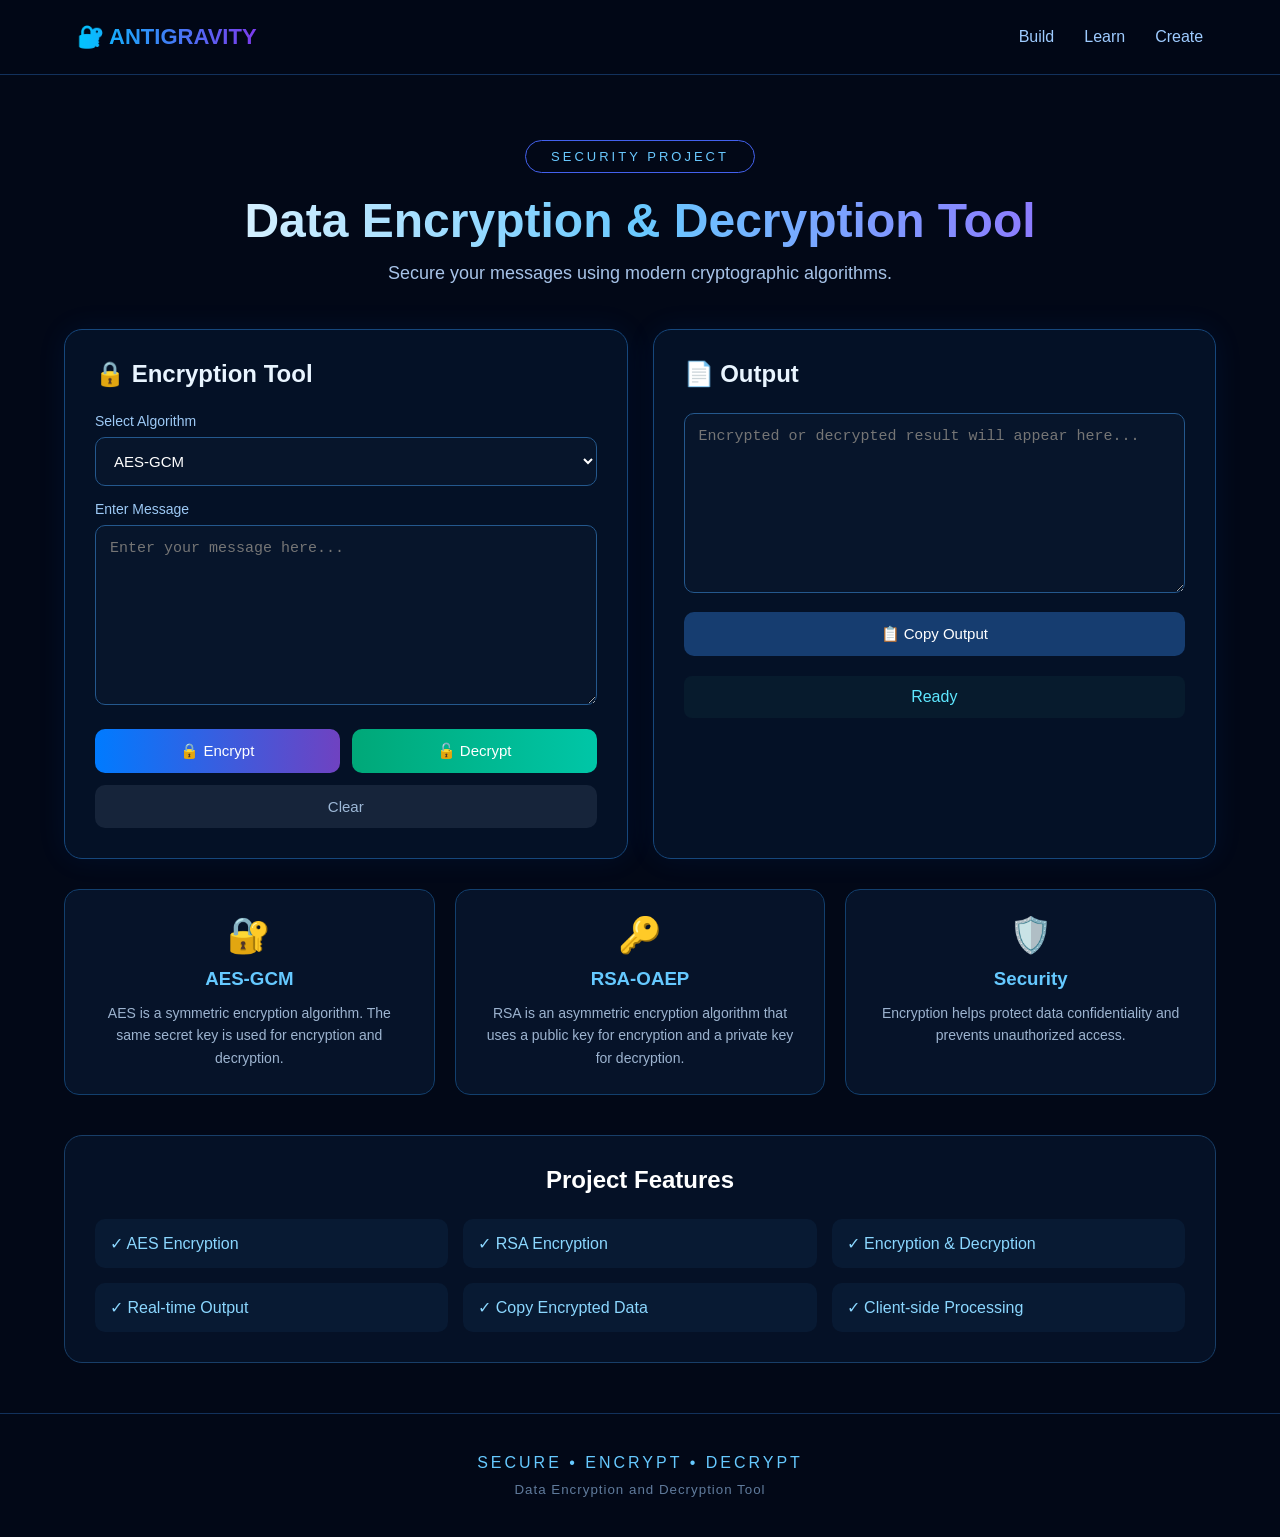
<file: Data encrypt/Data encrypt/index.html>
<!DOCTYPE html>
<html lang="en">
<head>
    <meta charset="UTF-8">
    <meta name="viewport" content="width=device-width, initial-scale=1.0">

    <title>Data Encryption & Decryption Tool</title>

    <link rel="stylesheet" href="style.css">
</head>

<body>

    <header>
        <div class="logo">🔐 ANTIGRAVITY</div>
        <nav>
            <span>Build</span>
            <span>Learn</span>
            <span>Create</span>
        </nav>
    </header>

    <main>

        <section class="hero">
            <div class="badge">SECURITY PROJECT</div>

            <h1>Data Encryption & Decryption Tool</h1>

            <p>
                Secure your messages using modern cryptographic algorithms.
            </p>
        </section>

        <section class="tool-container">

            <!-- LEFT SIDE -->
            <div class="card">

                <h2>🔒 Encryption Tool</h2>

                <label for="algorithm">Select Algorithm</label>

                <select id="algorithm">
                    <option value="AES">AES-GCM</option>
                    <option value="RSA">RSA-OAEP</option>
                </select>

                <label for="inputText">Enter Message</label>

                <textarea
                    id="inputText"
                    placeholder="Enter your message here..."
                ></textarea>

                <div class="button-group">

                    <button class="encrypt-btn" onclick="encryptData()">
                        🔒 Encrypt
                    </button>

                    <button class="decrypt-btn" onclick="decryptData()">
                        🔓 Decrypt
                    </button>

                </div>

                <button class="clear-btn" onclick="clearData()">
                    Clear
                </button>

            </div>


            <!-- RIGHT SIDE -->
            <div class="card">

                <h2>📄 Output</h2>

                <textarea
                    id="outputText"
                    readonly
                    placeholder="Encrypted or decrypted result will appear here..."
                ></textarea>

                <button class="copy-btn" onclick="copyOutput()">
                    📋 Copy Output
                </button>

                <div id="status" class="status">
                    Ready
                </div>

            </div>

        </section>


        <!-- ALGORITHM INFORMATION -->

        <section class="info-container">

            <div class="info-card">

                <div class="icon">🔐</div>

                <h3>AES-GCM</h3>

                <p>
                    AES is a symmetric encryption algorithm.
                    The same secret key is used for encryption
                    and decryption.
                </p>

            </div>


            <div class="info-card">

                <div class="icon">🔑</div>

                <h3>RSA-OAEP</h3>

                <p>
                    RSA is an asymmetric encryption algorithm
                    that uses a public key for encryption and
                    a private key for decryption.
                </p>

            </div>


            <div class="info-card">

                <div class="icon">🛡️</div>

                <h3>Security</h3>

                <p>
                    Encryption helps protect data confidentiality
                    and prevents unauthorized access.
                </p>

            </div>

        </section>


        <section class="features">

            <h2>Project Features</h2>

            <div class="feature-grid">

                <div>✓ AES Encryption</div>
                <div>✓ RSA Encryption</div>
                <div>✓ Encryption & Decryption</div>
                <div>✓ Real-time Output</div>
                <div>✓ Copy Encrypted Data</div>
                <div>✓ Client-side Processing</div>

            </div>

        </section>

    </main>


    <footer>

        <p>
            SECURE • ENCRYPT • DECRYPT
        </p>

        <small>
            Data Encryption and Decryption Tool
        </small>

    </footer>


    <script src="script.js"></script>

</body>
</html>
</file>
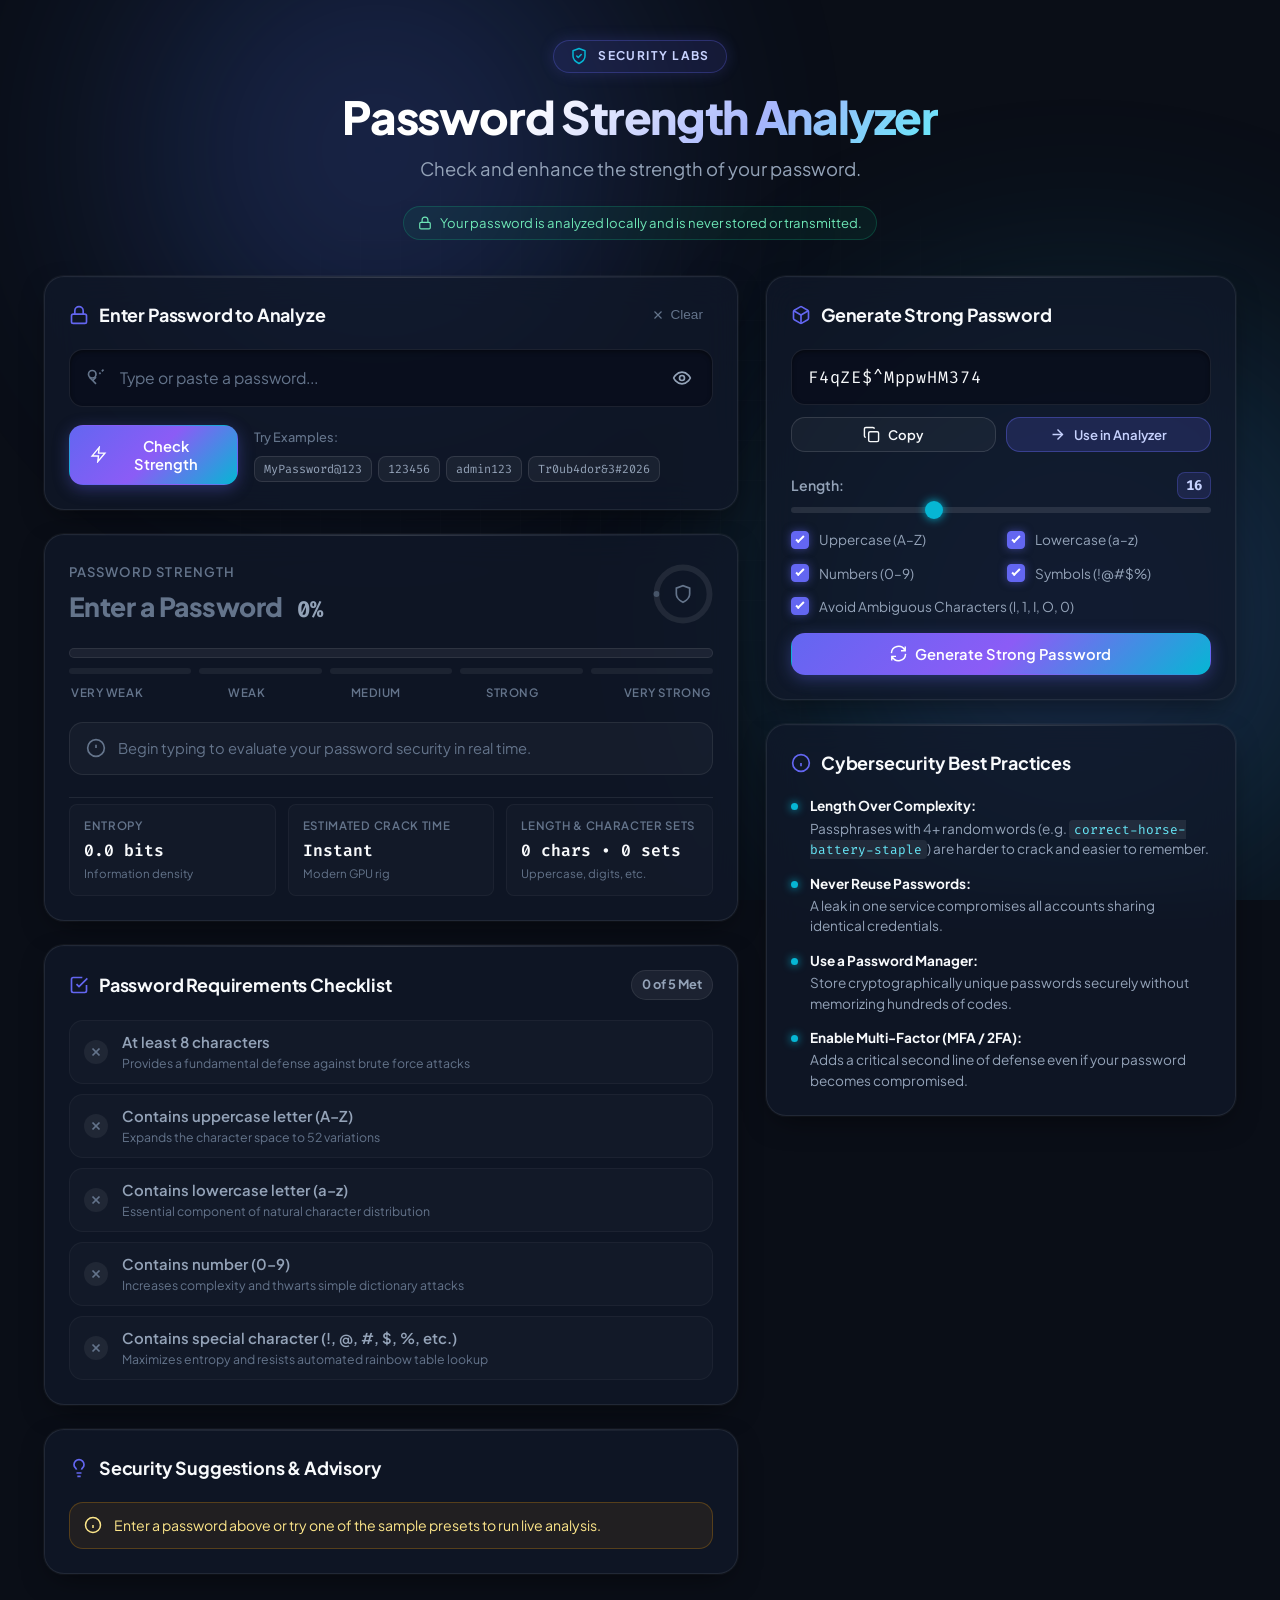
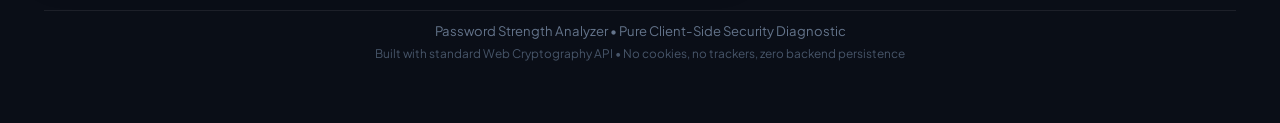
<file: Password Strength checker/Password Strength checker/index.html>
<!DOCTYPE html>
<html lang="en">
<head>
  <meta charset="UTF-8">
  <meta name="viewport" content="width=device-width, initial-scale=1.0">
  <title>Password Strength Analyzer | Cyber Security Tool</title>
  <meta name="description" content="Analyze and enhance your password security with real-time client-side analysis, entropy calculation, and password generator.">
  <link rel="preconnect" href="https://fonts.googleapis.com">
  <link rel="preconnect" href="https://fonts.gstatic.com" crossorigin>
  <link href="https://fonts.googleapis.com/css2?family=Fira+Code:wght@400;500;600&family=Plus+Jakarta+Sans:wght@400;500;600;700;800&display=swap" rel="stylesheet">
  <link rel="stylesheet" href="style.css">
</head>
<body>
  <!-- Ambient Cyber Background Glows -->
  <div class="cyber-glow-bg" aria-hidden="true">
    <div class="glow-orb orb-1"></div>
    <div class="glow-orb orb-2"></div>
    <div class="glow-grid"></div>
  </div>

  <div class="app-container">
    <!-- Header Section -->
    <header class="app-header">
      <div class="header-content">
        <div class="brand-badge">
          <div class="shield-icon-wrapper">
            <svg class="cyber-icon shield-icon" viewBox="0 0 24 24" fill="none" stroke="currentColor" stroke-width="2" stroke-linecap="round" stroke-linejoin="round">
              <path d="M12 22s8-4 8-10V5l-8-3-8 3v7c0 6 8 10 8 10z"/>
              <path d="m9 12 2 2 4-4"/>
            </svg>
            <span class="pulse-ring"></span>
          </div>
          <span class="brand-tag">SECURITY LABS</span>
        </div>

        <h1 class="main-title">Password Strength Analyzer</h1>
        <p class="subtitle">Check and enhance the strength of your password.</p>

        <!-- Privacy Assurance Badge -->
        <div class="privacy-badge" title="Zero Network Requests Guarantee">
          <svg class="privacy-icon" viewBox="0 0 24 24" fill="none" stroke="currentColor" stroke-width="2">
            <rect width="18" height="11" x="3" y="11" rx="2" ry="2"/>
            <path d="M7 11V7a5 5 0 0 1 10 0v4"/>
          </svg>
          <span>Your password is analyzed locally and is never stored or transmitted.</span>
        </div>
      </div>
    </header>

    <!-- Main Workspace Grid -->
    <main class="main-layout">
      <!-- Left Column: Core Analyzer -->
      <section class="analyzer-column">
        <!-- Card 1: Input and Action -->
        <div class="cyber-card input-card">
          <div class="card-header">
            <div class="card-title-group">
              <svg class="card-icon" viewBox="0 0 24 24" fill="none" stroke="currentColor" stroke-width="2">
                <rect width="18" height="11" x="3" y="11" rx="2" ry="2"/>
                <path d="M7 11V7a5 5 0 0 1 10 0v4"/>
              </svg>
              <h2>Enter Password to Analyze</h2>
            </div>
            <button type="button" id="clearBtn" class="text-action-btn" title="Clear input field" aria-label="Clear password">
              <svg viewBox="0 0 24 24" fill="none" stroke="currentColor" stroke-width="2">
                <path d="M18 6 6 18M6 6l12 12"/>
              </svg>
              <span>Clear</span>
            </button>
          </div>

          <div class="input-wrapper">
            <span class="input-prefix-icon" aria-hidden="true">
              <svg viewBox="0 0 24 24" fill="none" stroke="currentColor" stroke-width="2">
                <path d="M21 2l-2 2m-1.5 1.5L16 7m-4 4l-4 4m0 0l-4-4m4 4l4 4"/>
                <circle cx="7.5" cy="7.5" r="4.5"/>
              </svg>
            </span>
            <input 
              type="password" 
              id="passwordInput" 
              class="cyber-input" 
              placeholder="Type or paste a password..." 
              autocomplete="off" 
              spellcheck="false"
              aria-describedby="strengthText"
            >
            <button 
              type="button" 
              id="togglePasswordBtn" 
              class="icon-action-btn" 
              aria-label="Show password" 
              title="Toggle visibility"
            >
              <!-- Eye open icon -->
              <svg class="eye-open-icon" viewBox="0 0 24 24" fill="none" stroke="currentColor" stroke-width="2">
                <path d="M2 12s3-7 10-7 10 7 10 7-3 7-10 7-10-7-10-7Z"/>
                <circle cx="12" cy="12" r="3"/>
              </svg>
              <!-- Eye off icon -->
              <svg class="eye-off-icon is-hidden" viewBox="0 0 24 24" fill="none" stroke="currentColor" stroke-width="2">
                <path d="M9.88 9.88a3 3 0 1 0 4.24 4.24"/>
                <path d="M10.73 5.08A10.43 10.43 0 0 1 12 5c7 0 10 7 10 7a13.16 13.16 0 0 1-1.67 2.68"/>
                <path d="M6.61 6.61A13.526 13.526 0 0 0 2 12s3 7 10 7a9.74 9.74 0 0 0 5.39-1.61"/>
                <line x1="2" x2="22" y1="2" y2="22"/>
              </svg>
            </button>
          </div>

          <!-- Controls: Check Strength button & Quick Examples -->
          <div class="input-footer">
            <button type="button" id="checkStrengthBtn" class="cyber-btn primary-btn">
              <svg viewBox="0 0 24 24" fill="none" stroke="currentColor" stroke-width="2">
                <polygon points="13 2 3 14 12 14 11 22 21 10 12 10 13 2"/>
              </svg>
              <span>Check Strength</span>
            </button>

            <div class="sample-pills-container">
              <span class="sample-label">Try Examples:</span>
              <div class="sample-pills">
                <button type="button" class="sample-pill" data-sample="MyPassword@123">MyPassword@123</button>
                <button type="button" class="sample-pill" data-sample="123456">123456</button>
                <button type="button" class="sample-pill" data-sample="admin123">admin123</button>
                <button type="button" class="sample-pill" data-sample="Tr0ub4dor&amp;3#2026">Tr0ub4dor&amp;3#2026</button>
              </div>
            </div>
          </div>
        </div>

        <!-- Card 2: Strength Indicator & Metrics -->
        <div class="cyber-card strength-card" id="strengthCard">
          <div class="strength-status-header">
            <div class="status-left">
              <span class="status-caption">Password Strength</span>
              <div class="strength-title-row">
                <span id="strengthText" class="strength-badge very-weak">Enter a Password</span>
                <span id="strengthScore" class="strength-percentage">0%</span>
              </div>
            </div>
            <div class="status-gauge-wrapper">
              <!-- Circular Mini Gauge -->
              <svg class="circular-chart" viewBox="0 0 36 36">
                <path class="circle-bg"
                  d="M18 2.0845
                    a 15.9155 15.9155 0 0 1 0 31.831
                    a 15.9155 15.9155 0 0 1 0 -31.831"
                />
                <path id="circleProgress" class="circle-fill"
                  stroke-dasharray="0, 100"
                  d="M18 2.0845
                    a 15.9155 15.9155 0 0 1 0 31.831
                    a 15.9155 15.9155 0 0 1 0 -31.831"
                />
              </svg>
              <div class="gauge-center-icon">
                <svg id="gaugeIcon" viewBox="0 0 24 24" fill="none" stroke="currentColor" stroke-width="2">
                  <path d="M12 22s8-4 8-10V5l-8-3-8 3v7c0 6 8 10 8 10z"/>
                </svg>
              </div>
            </div>
          </div>

          <!-- Visual Strength Meter: Continuous Fill + 5 Segments -->
          <div class="meter-wrapper">
            <div class="continuous-meter-track" title="Real-time strength fill">
              <div id="meterProgressFill" class="continuous-meter-fill"></div>
            </div>

            <div class="segmented-meter" id="segmentedMeter">
              <div class="meter-segment" data-segment="1"></div>
              <div class="meter-segment" data-segment="2"></div>
              <div class="meter-segment" data-segment="3"></div>
              <div class="meter-segment" data-segment="4"></div>
              <div class="meter-segment" data-segment="5"></div>
            </div>
            <div class="meter-labels">
              <span>Very Weak</span>
              <span>Weak</span>
              <span>Medium</span>
              <span>Strong</span>
              <span>Very Strong</span>
            </div>
          </div>

          <!-- Status Message Banner -->
          <div id="statusMessageBanner" class="status-message-banner empty">
            <svg class="banner-icon" viewBox="0 0 24 24" fill="none" stroke="currentColor" stroke-width="2">
              <circle cx="12" cy="12" r="10"/>
              <line x1="12" x2="12" y1="8" y2="12"/>
              <line x1="12" x2="12.01" y1="16" y2="16"/>
            </svg>
            <p id="statusMessageText">Begin typing to evaluate your password security in real time.</p>
          </div>

          <!-- Security Telemetry Metrics -->
          <div class="telemetry-grid">
            <div class="telemetry-item">
              <span class="telemetry-label">Entropy</span>
              <span id="entropyValue" class="telemetry-val">0.0 bits</span>
              <span class="telemetry-sub">Information density</span>
            </div>
            <div class="telemetry-item">
              <span class="telemetry-label">Estimated Crack Time</span>
              <span id="crackTimeValue" class="telemetry-val">Instant</span>
              <span class="telemetry-sub">Modern GPU rig</span>
            </div>
            <div class="telemetry-item">
              <span class="telemetry-label">Length &amp; Character Sets</span>
              <span id="charSetsValue" class="telemetry-val">0 chars • 0 sets</span>
              <span class="telemetry-sub">Uppercase, digits, etc.</span>
            </div>
          </div>
        </div>

        <!-- Card 3: Requirements Checklist -->
        <div class="cyber-card checklist-card">
          <div class="card-header">
            <div class="card-title-group">
              <svg class="card-icon" viewBox="0 0 24 24" fill="none" stroke="currentColor" stroke-width="2">
                <polyline points="9 11 12 14 22 4"/>
                <path d="M21 12v7a2 2 0 0 1-2 2H5a2 2 0 0 1-2-2V5a2 2 0 0 1 2-2h11"/>
              </svg>
              <h2>Password Requirements Checklist</h2>
            </div>
            <span id="checklistCounter" class="badge-counter">0 of 5 Met</span>
          </div>

          <ul class="checklist-items" id="requirementsList">
            <li class="checklist-item" id="req-length">
              <div class="status-marker">
                <svg class="check-icon" viewBox="0 0 24 24" fill="none" stroke="currentColor" stroke-width="3">
                  <polyline points="20 6 9 17 4 12"/>
                </svg>
                <svg class="cross-icon" viewBox="0 0 24 24" fill="none" stroke="currentColor" stroke-width="3">
                  <line x1="18" y1="6" x2="6" y2="18"/>
                  <line x1="6" y1="6" x2="18" y2="18"/>
                </svg>
              </div>
              <div class="req-content">
                <span class="req-title">At least 8 characters</span>
                <span class="req-desc">Provides a fundamental defense against brute force attacks</span>
              </div>
            </li>

            <li class="checklist-item" id="req-uppercase">
              <div class="status-marker">
                <svg class="check-icon" viewBox="0 0 24 24" fill="none" stroke="currentColor" stroke-width="3">
                  <polyline points="20 6 9 17 4 12"/>
                </svg>
                <svg class="cross-icon" viewBox="0 0 24 24" fill="none" stroke="currentColor" stroke-width="3">
                  <line x1="18" y1="6" x2="6" y2="18"/>
                  <line x1="6" y1="6" x2="18" y2="18"/>
                </svg>
              </div>
              <div class="req-content">
                <span class="req-title">Contains uppercase letter (A&ndash;Z)</span>
                <span class="req-desc">Expands the character space to 52 variations</span>
              </div>
            </li>

            <li class="checklist-item" id="req-lowercase">
              <div class="status-marker">
                <svg class="check-icon" viewBox="0 0 24 24" fill="none" stroke="currentColor" stroke-width="3">
                  <polyline points="20 6 9 17 4 12"/>
                </svg>
                <svg class="cross-icon" viewBox="0 0 24 24" fill="none" stroke="currentColor" stroke-width="3">
                  <line x1="18" y1="6" x2="6" y2="18"/>
                  <line x1="6" y1="6" x2="18" y2="18"/>
                </svg>
              </div>
              <div class="req-content">
                <span class="req-title">Contains lowercase letter (a&ndash;z)</span>
                <span class="req-desc">Essential component of natural character distribution</span>
              </div>
            </li>

            <li class="checklist-item" id="req-number">
              <div class="status-marker">
                <svg class="check-icon" viewBox="0 0 24 24" fill="none" stroke="currentColor" stroke-width="3">
                  <polyline points="20 6 9 17 4 12"/>
                </svg>
                <svg class="cross-icon" viewBox="0 0 24 24" fill="none" stroke="currentColor" stroke-width="3">
                  <line x1="18" y1="6" x2="6" y2="18"/>
                  <line x1="6" y1="6" x2="18" y2="18"/>
                </svg>
              </div>
              <div class="req-content">
                <span class="req-title">Contains number (0&ndash;9)</span>
                <span class="req-desc">Increases complexity and thwarts simple dictionary attacks</span>
              </div>
            </li>

            <li class="checklist-item" id="req-special">
              <div class="status-marker">
                <svg class="check-icon" viewBox="0 0 24 24" fill="none" stroke="currentColor" stroke-width="3">
                  <polyline points="20 6 9 17 4 12"/>
                </svg>
                <svg class="cross-icon" viewBox="0 0 24 24" fill="none" stroke="currentColor" stroke-width="3">
                  <line x1="18" y1="6" x2="6" y2="18"/>
                  <line x1="6" y1="6" x2="18" y2="18"/>
                </svg>
              </div>
              <div class="req-content">
                <span class="req-title">Contains special character (!, @, #, $, %, etc.)</span>
                <span class="req-desc">Maximizes entropy and resists automated rainbow table lookup</span>
              </div>
            </li>
          </ul>
        </div>

        <!-- Card 4: Improvement Suggestions & Pattern Warnings -->
        <div class="cyber-card suggestions-card">
          <div class="card-header">
            <div class="card-title-group">
              <svg class="card-icon" viewBox="0 0 24 24" fill="none" stroke="currentColor" stroke-width="2">
                <path d="M15 14c.2-1 .7-1.7 1.5-2.5 1-.9 1.5-2.2 1.5-3.5A6 6 0 0 0 6 8c0 1 .2 2.2 1.5 3.5.7.7 1.3 1.5 1.5 2.5"/>
                <path d="M9 18h6"/>
                <path d="M10 22h4"/>
              </svg>
              <h2>Security Suggestions &amp; Advisory</h2>
            </div>
          </div>

          <div id="suggestionsContainer" class="suggestions-list">
            <!-- Dynamic Suggestions will appear here -->
          </div>
        </div>
      </section>

      <!-- Right Column: Tools & Security Best Practices -->
      <aside class="sidebar-column">
        <!-- Tool 1: Strong Password Generator -->
        <div class="cyber-card generator-card">
          <div class="card-header">
            <div class="card-title-group">
              <svg class="card-icon" viewBox="0 0 24 24" fill="none" stroke="currentColor" stroke-width="2">
                <path d="M21 16V8a2 2 0 0 0-1-1.73l-7-4a2 2 0 0 0-2 0l-7 4A2 2 0 0 0 3 8v8a2 2 0 0 0 1 1.73l7 4a2 2 0 0 0 2 0l7-4A2 2 0 0 0 21 16z"/>
                <polyline points="3.27 6.96 12 12.01 20.73 6.96"/>
                <line x1="12" y1="22.08" x2="12" y2="12"/>
              </svg>
              <h2>Generate Strong Password</h2>
            </div>
          </div>

          <div class="generator-output-group">
            <div class="generated-display" id="generatedPasswordDisplay">
              Click Generate to create
            </div>
            <div class="generator-actions">
              <button type="button" id="copyGeneratedBtn" class="cyber-btn sm-btn outline-btn" title="Copy to clipboard">
                <svg viewBox="0 0 24 24" fill="none" stroke="currentColor" stroke-width="2">
                  <rect width="14" height="14" x="8" y="8" rx="2" ry="2"/>
                  <path d="M4 16c-1.1 0-2-.9-2-2V4c0-1.1.9-2 2-2h10c1.1 0 2 .9 2 2"/>
                </svg>
                <span id="copyBtnText">Copy</span>
              </button>
              <button type="button" id="useInAnalyzerBtn" class="cyber-btn sm-btn fill-btn" title="Analyze this generated password">
                <svg viewBox="0 0 24 24" fill="none" stroke="currentColor" stroke-width="2">
                  <path d="M5 12h14"/>
                  <path d="m12 5 7 7-7 7"/>
                </svg>
                <span>Use in Analyzer</span>
              </button>
            </div>
          </div>

          <!-- Controls for Password Generation -->
          <div class="generator-controls">
            <div class="control-row">
              <div class="slider-header">
                <label for="lengthSlider" class="control-label">Length:</label>
                <span id="lengthDisplay" class="slider-val-badge">16</span>
              </div>
              <input type="range" id="lengthSlider" min="8" max="32" value="16" class="cyber-slider">
            </div>

            <div class="options-grid">
              <label class="custom-checkbox">
                <input type="checkbox" id="genUppercase" checked>
                <span class="checkmark"></span>
                <span>Uppercase (A&ndash;Z)</span>
              </label>
              <label class="custom-checkbox">
                <input type="checkbox" id="genLowercase" checked>
                <span class="checkmark"></span>
                <span>Lowercase (a&ndash;z)</span>
              </label>
              <label class="custom-checkbox">
                <input type="checkbox" id="genNumbers" checked>
                <span class="checkmark"></span>
                <span>Numbers (0&ndash;9)</span>
              </label>
              <label class="custom-checkbox">
                <input type="checkbox" id="genSymbols" checked>
                <span class="checkmark"></span>
                <span>Symbols (!@#$%)</span>
              </label>
              <label class="custom-checkbox full-width">
                <input type="checkbox" id="genExcludeAmbiguous" checked>
                <span class="checkmark"></span>
                <span>Avoid Ambiguous Characters (l, 1, I, O, 0)</span>
              </label>
            </div>

            <button type="button" id="generateBtn" class="cyber-btn primary-btn full-btn">
              <svg viewBox="0 0 24 24" fill="none" stroke="currentColor" stroke-width="2">
                <path d="M21.5 2v6h-6M2.5 22v-6h6M2 11.5a10 10 0 0 1 18.8-4.3M22 12.5a10 10 0 0 1-18.8 4.3"/>
              </svg>
              <span>Generate Strong Password</span>
            </button>
          </div>
        </div>

        <!-- Tool 2: Security Best Practices Reference -->
        <div class="cyber-card tips-card">
          <div class="card-header">
            <div class="card-title-group">
              <svg class="card-icon" viewBox="0 0 24 24" fill="none" stroke="currentColor" stroke-width="2">
                <circle cx="12" cy="12" r="10"/>
                <path d="M12 16v-4"/>
                <path d="M12 8h.01"/>
              </svg>
              <h2>Cybersecurity Best Practices</h2>
            </div>
          </div>

          <div class="tips-body">
            <div class="tip-item">
              <div class="tip-bullet"></div>
              <div>
                <strong>Length Over Complexity:</strong>
                <p>Passphrases with 4+ random words (e.g. <code>correct-horse-battery-staple</code>) are harder to crack and easier to remember.</p>
              </div>
            </div>

            <div class="tip-item">
              <div class="tip-bullet"></div>
              <div>
                <strong>Never Reuse Passwords:</strong>
                <p>A leak in one service compromises all accounts sharing identical credentials.</p>
              </div>
            </div>

            <div class="tip-item">
              <div class="tip-bullet"></div>
              <div>
                <strong>Use a Password Manager:</strong>
                <p>Store cryptographically unique passwords securely without memorizing hundreds of codes.</p>
              </div>
            </div>

            <div class="tip-item">
              <div class="tip-bullet"></div>
              <div>
                <strong>Enable Multi-Factor (MFA / 2FA):</strong>
                <p>Adds a critical second line of defense even if your password becomes compromised.</p>
              </div>
            </div>
          </div>
        </div>
      </aside>
    </main>

    <!-- App Footer -->
    <footer class="app-footer">
      <div class="footer-inner">
        <p>Password Strength Analyzer &bull; Pure Client-Side Security Diagnostic</p>
        <p class="footer-sub">Built with standard Web Cryptography API &bull; No cookies, no trackers, zero backend persistence</p>
      </div>
    </footer>
  </div>

  <!-- Toast Notification Container -->
  <div id="toastContainer" class="toast-container" aria-live="polite"></div>

  <script src="script.js"></script>
</body>
</html>
</file>
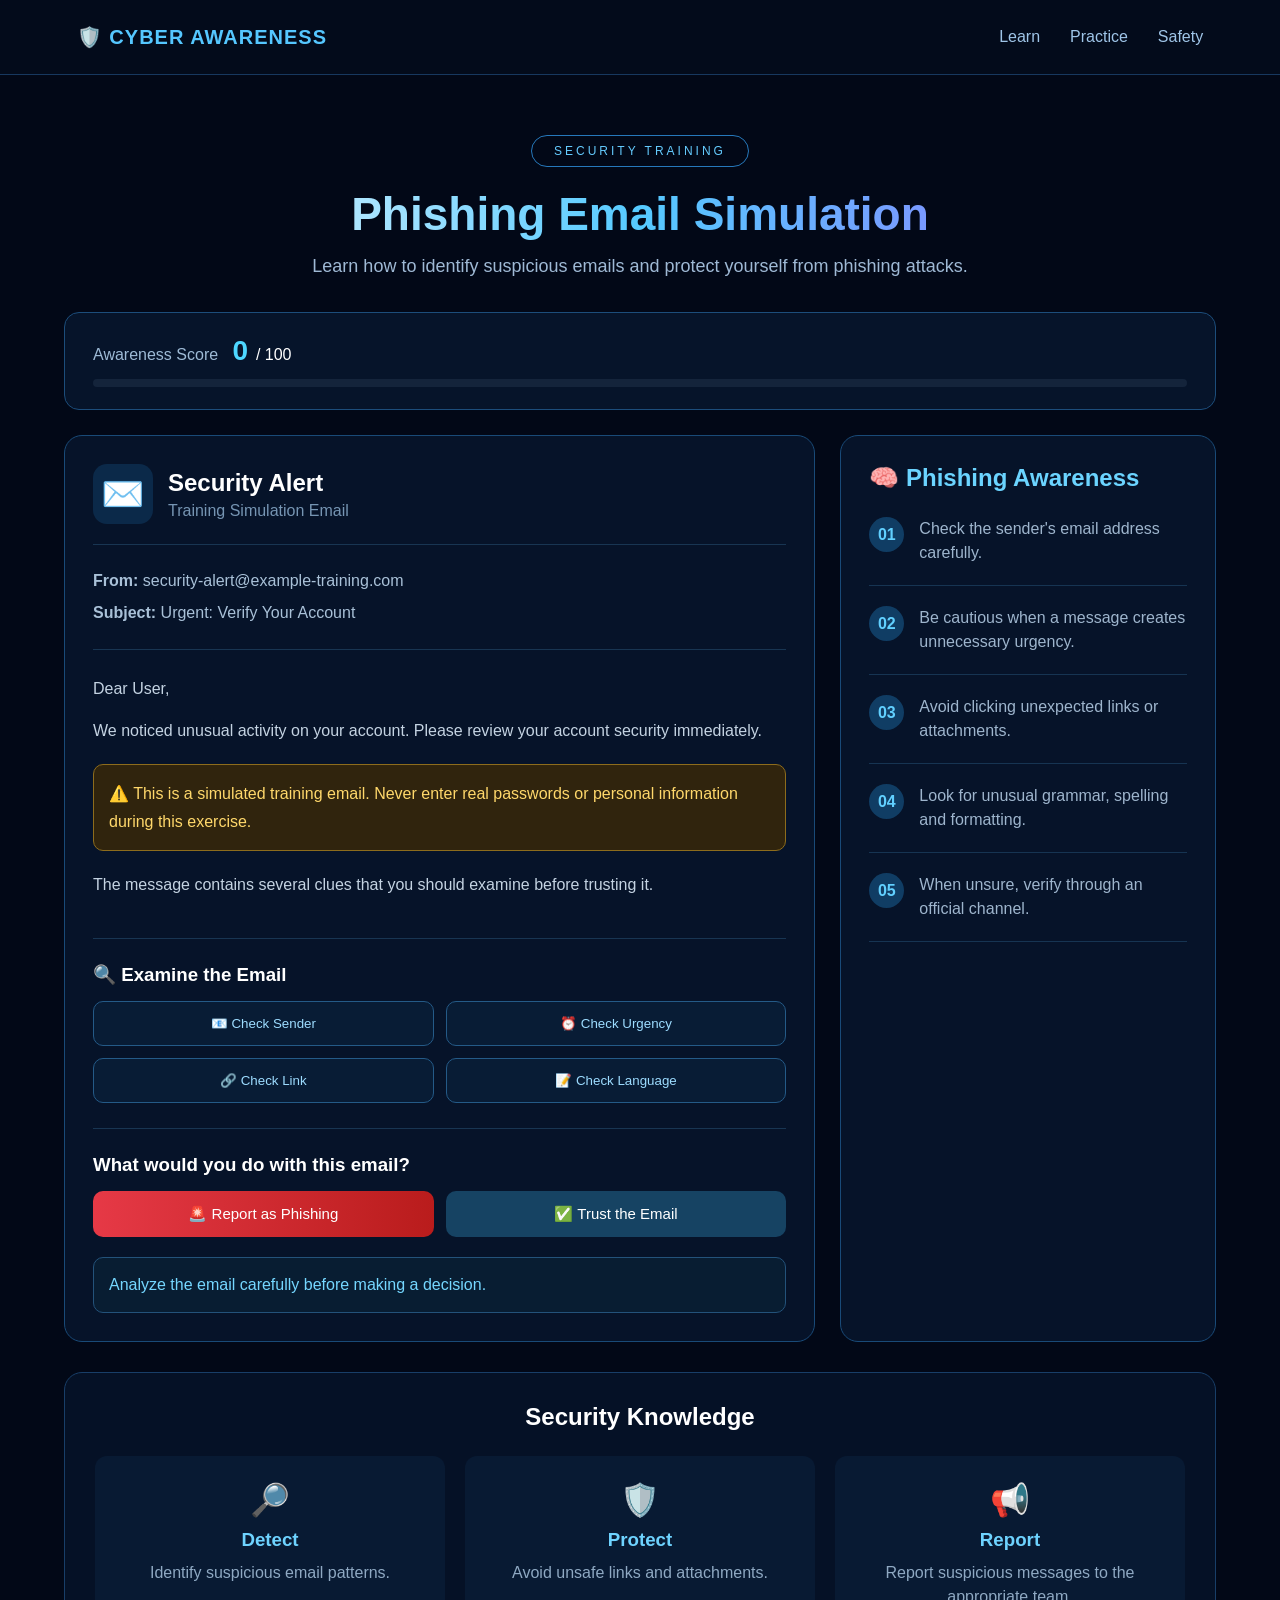
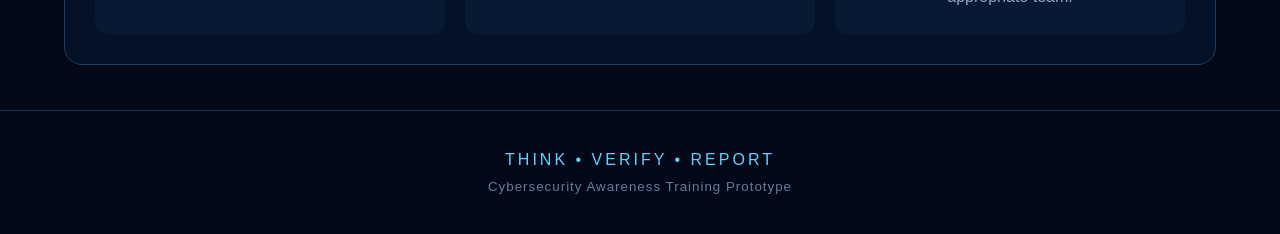
<file: Phishing email/Phishing email/index.html>
<!DOCTYPE html>
<html lang="en">
<head>
    <meta charset="UTF-8">
    <meta name="viewport" content="width=device-width, initial-scale=1.0">

    <title>Phishing Awareness Simulator</title>

    <link rel="stylesheet" href="style.css">
</head>

<body>

<header>
    <div class="logo">🛡️ CYBER AWARENESS</div>

    <nav>
        <span>Learn</span>
        <span>Practice</span>
        <span>Safety</span>
    </nav>
</header>


<main>

    <!-- HERO -->

    <section class="hero">

        <div class="badge">
            SECURITY TRAINING
        </div>

        <h1>
            Phishing Email Simulation
        </h1>

        <p>
            Learn how to identify suspicious emails and protect yourself
            from phishing attacks.
        </p>

    </section>


    <!-- SCORE -->

    <section class="score-card">

        <div>
            <span class="score-label">
                Awareness Score
            </span>

            <strong id="score">
                0
            </strong>

            <span>
                / 100
            </span>
        </div>

        <div class="progress-container">
            <div id="progress"></div>
        </div>

    </section>


    <!-- EMAIL SIMULATION -->

    <section class="simulation">

        <div class="email-card">

            <div class="email-header">

                <div class="email-icon">
                    ✉️
                </div>

                <div>
                    <h2>
                        Security Alert
                    </h2>

                    <p>
                        Training Simulation Email
                    </p>
                </div>

            </div>


            <div class="email-details">

                <p>
                    <strong>From:</strong>
                    security-alert@example-training.com
                </p>

                <p>
                    <strong>Subject:</strong>
                    Urgent: Verify Your Account
                </p>

            </div>


            <div class="email-body">

                <p>
                    Dear User,
                </p>

                <p>
                    We noticed unusual activity on your account.
                    Please review your account security immediately.
                </p>

                <div class="warning-box">
                    ⚠️ This is a simulated training email.
                    Never enter real passwords or personal information
                    during this exercise.
                </div>

                <p>
                    The message contains several clues that you should
                    examine before trusting it.
                </p>

            </div>


            <!-- PHISHING CLUES -->

            <div class="clues">

                <h3>
                    🔍 Examine the Email
                </h3>

                <div class="clue-grid">

                    <button onclick="checkClue('sender')">
                        📧 Check Sender
                    </button>

                    <button onclick="checkClue('urgency')">
                        ⏰ Check Urgency
                    </button>

                    <button onclick="checkClue('link')">
                        🔗 Check Link
                    </button>

                    <button onclick="checkClue('language')">
                        📝 Check Language
                    </button>

                </div>

            </div>


            <!-- DECISION -->

            <div class="decision">

                <h3>
                    What would you do with this email?
                </h3>

                <div class="decision-buttons">

                    <button
                        class="danger"
                        onclick="makeDecision('phishing')">

                        🚨 Report as Phishing

                    </button>


                    <button
                        class="safe"
                        onclick="makeDecision('safe')">

                        ✅ Trust the Email

                    </button>

                </div>

            </div>


            <!-- FEEDBACK -->

            <div
                id="feedback"
                class="feedback">

                Analyze the email carefully before making a decision.

            </div>

        </div>


        <!-- LEARNING PANEL -->

        <aside class="learning-card">

            <h2>
                🧠 Phishing Awareness
            </h2>

            <div class="tip">

                <span>01</span>

                <p>
                    Check the sender's email address carefully.
                </p>

            </div>


            <div class="tip">

                <span>02</span>

                <p>
                    Be cautious when a message creates unnecessary urgency.
                </p>

            </div>


            <div class="tip">

                <span>03</span>

                <p>
                    Avoid clicking unexpected links or attachments.
                </p>

            </div>


            <div class="tip">

                <span>04</span>

                <p>
                    Look for unusual grammar, spelling and formatting.
                </p>

            </div>


            <div class="tip">

                <span>05</span>

                <p>
                    When unsure, verify through an official channel.
                </p>

            </div>

        </aside>

    </section>


    <!-- RESULTS -->

    <section class="results">

        <h2>
            Security Knowledge
        </h2>

        <div class="result-grid">

            <div>
                <span>🔎</span>
                <h3>Detect</h3>
                <p>
                    Identify suspicious email patterns.
                </p>
            </div>

            <div>
                <span>🛡️</span>
                <h3>Protect</h3>
                <p>
                    Avoid unsafe links and attachments.
                </p>
            </div>

            <div>
                <span>📢</span>
                <h3>Report</h3>
                <p>
                    Report suspicious messages to the appropriate team.
                </p>
            </div>

        </div>

    </section>

</main>


<footer>

    <p>
        THINK • VERIFY • REPORT
    </p>

    <small>
        Cybersecurity Awareness Training Prototype
    </small>

</footer>


<script src="script.js"></script>

</body>
</html>
</file>
<file: Data encrypt/Data encrypt/style.css>
* {
    margin: 0;
    padding: 0;
    box-sizing: border-box;
}

body {
    font-family: Arial, Helvetica, sans-serif;
    background: #020817;
    color: white;
    min-height: 100vh;
}


/* HEADER */

header {
    height: 75px;
    display: flex;
    justify-content: space-between;
    align-items: center;

    padding: 0 6%;

    border-bottom: 1px solid #12315c;

    background: rgba(2, 8, 23, 0.95);
}

.logo {
    font-size: 22px;
    font-weight: bold;

    background: linear-gradient(
        90deg,
        #00c6ff,
        #7c3aed
    );

    -webkit-background-clip: text;
    -webkit-text-fill-color: transparent;
}

nav {
    display: flex;
    gap: 30px;

    color: #9ecbff;
}


/* MAIN */

main {
    width: 90%;
    max-width: 1200px;

    margin: auto;
}


/* HERO */

.hero {
    text-align: center;

    padding: 65px 20px 45px;
}

.badge {
    display: inline-block;

    padding: 8px 25px;

    border: 1px solid #4361ee;

    border-radius: 25px;

    color: #69c9ff;

    margin-bottom: 20px;

    letter-spacing: 3px;

    font-size: 13px;
}

.hero h1 {
    font-size: 48px;

    margin-bottom: 15px;

    background: linear-gradient(
        90deg,
        #ffffff,
        #69c9ff,
        #9b5cff
    );

    -webkit-background-clip: text;
    -webkit-text-fill-color: transparent;
}

.hero p {
    color: #a7c3e8;

    font-size: 18px;
}


/* TOOL */

.tool-container {
    display: grid;

    grid-template-columns: 1fr 1fr;

    gap: 25px;
}

.card {
    background: rgba(5, 18, 40, 0.9);

    border: 1px solid #16477c;

    border-radius: 18px;

    padding: 30px;

    box-shadow:
        0 0 30px rgba(0, 120, 255, 0.08);
}

.card h2 {
    margin-bottom: 25px;

    color: #e9f5ff;
}


/* INPUT */

label {
    display: block;

    margin: 15px 0 8px;

    color: #9dc9f5;

    font-size: 14px;
}

select,
textarea {
    width: 100%;

    background: #07152b;

    color: white;

    border: 1px solid #24588d;

    border-radius: 10px;

    padding: 14px;

    outline: none;

    font-size: 15px;
}

select:focus,
textarea:focus {
    border-color: #438aff;

    box-shadow:
        0 0 10px rgba(67, 138, 255, 0.3);
}

textarea {
    height: 180px;

    resize: vertical;

    font-family: monospace;
}


/* BUTTONS */

.button-group {
    display: flex;

    gap: 12px;

    margin-top: 20px;
}

button {
    border: none;

    border-radius: 10px;

    padding: 13px 20px;

    cursor: pointer;

    color: white;

    font-size: 15px;

    transition: 0.25s;
}

button:hover {
    transform: translateY(-2px);
}

.encrypt-btn {
    flex: 1;

    background: linear-gradient(
        90deg,
        #007bff,
        #6f42c1
    );
}

.decrypt-btn {
    flex: 1;

    background: linear-gradient(
        90deg,
        #00a878,
        #00c6a7
    );
}

.clear-btn {
    width: 100%;

    margin-top: 12px;

    background: #16243a;

    color: #9db8d7;
}

.copy-btn {
    width: 100%;

    margin-top: 15px;

    background: #163d70;
}


/* STATUS */

.status {
    margin-top: 20px;

    padding: 12px;

    border-radius: 8px;

    text-align: center;

    background: #071b2d;

    color: #5ee7ff;
}


/* INFO CARDS */

.info-container {
    display: grid;

    grid-template-columns:
        repeat(3, 1fr);

    gap: 20px;

    margin-top: 30px;
}

.info-card {
    padding: 25px;

    border-radius: 15px;

    background: #061329;

    border: 1px solid #123f6d;

    text-align: center;
}

.icon {
    font-size: 35px;

    margin-bottom: 12px;
}

.info-card h3 {
    color: #65c9ff;

    margin-bottom: 12px;
}

.info-card p {
    color: #9db4d0;

    line-height: 1.6;

    font-size: 14px;
}


/* FEATURES */

.features {
    margin-top: 40px;

    padding: 30px;

    border-radius: 18px;

    border: 1px solid #183e68;

    background: #051126;
}

.features h2 {
    text-align: center;

    margin-bottom: 25px;
}

.feature-grid {
    display: grid;

    grid-template-columns:
        repeat(3, 1fr);

    gap: 15px;
}

.feature-grid div {
    padding: 15px;

    background: #081a33;

    border-radius: 10px;

    color: #8bd7ff;
}


/* FOOTER */

footer {
    text-align: center;

    padding: 40px;

    margin-top: 50px;

    border-top: 1px solid #12315c;

    color: #66c9ff;

    letter-spacing: 3px;
}

footer small {
    display: block;

    margin-top: 10px;

    color: #607b9c;

    letter-spacing: 1px;
}


/* RESPONSIVE */

@media (max-width: 800px) {

    .hero h1 {
        font-size: 32px;
    }

    .tool-container {
        grid-template-columns: 1fr;
    }

    .info-container {
        grid-template-columns: 1fr;
    }

    .feature-grid {
        grid-template-columns: 1fr;
    }

    nav {
        display: none;
    }
}
</file>
<file: Password Strength checker/Password Strength checker/style.css>
/* ==========================================================================
   Password Strength Analyzer - Modern Cybersecurity Theme
   ========================================================================== */

:root {
  /* Color Palette */
  --bg-dark: #0a0e17;
  --bg-surface: rgba(16, 24, 42, 0.75);
  --bg-surface-elevated: rgba(23, 33, 58, 0.85);
  --bg-input: rgba(10, 15, 29, 0.85);

  --border-subtle: rgba(255, 255, 255, 0.08);
  --border-focus: rgba(99, 102, 241, 0.6);
  --border-glow: rgba(6, 182, 212, 0.3);

  --text-primary: #f8fafc;
  --text-secondary: #94a3b8;
  --text-muted: #64748b;

  /* Primary Brand Gradients */
  --primary-indigo: #6366f1;
  --primary-purple: #8b5cf6;
  --primary-cyan: #06b6d4;
  --gradient-cyber: linear-gradient(135deg, #6366f1 0%, #8b5cf6 50%, #06b6d4 100%);
  --gradient-card-glow: radial-gradient(circle at 50% 0%, rgba(99, 102, 241, 0.12) 0%, transparent 70%);

  /* Strength Status Colors */
  --color-empty: #475569;
  --color-very-weak: #ef4444;
  --color-weak: #f97316;
  --color-medium: #f59e0b;
  --color-strong: #10b981;
  --color-very-strong: #06b6d4;

  /* Spacing & Sizing */
  --radius-sm: 8px;
  --radius-md: 14px;
  --radius-lg: 20px;
  --radius-full: 9999px;

  /* Shadows */
  --shadow-card: 0 10px 30px -10px rgba(0, 0, 0, 0.6), 0 0 1px 1px rgba(255, 255, 255, 0.05);
  --shadow-glow-cyan: 0 0 25px rgba(6, 182, 212, 0.35);
  --shadow-glow-indigo: 0 0 25px rgba(99, 102, 241, 0.35);

  /* Fonts */
  --font-main: 'Plus Jakarta Sans', system-ui, -apple-system, sans-serif;
  --font-mono: 'Fira Code', ui-monospace, SFMono-Regular, monospace;

  /* Transitions */
  --transition-fast: 0.18s ease;
  --transition-smooth: 0.3s cubic-bezier(0.16, 1, 0.3, 1);
}

/* ==========================================================================
   Reset & Base Styles
   ========================================================================== */

*, *::before, *::after {
  box-sizing: border-box;
  margin: 0;
  padding: 0;
}

body {
  font-family: var(--font-main);
  background-color: var(--bg-dark);
  color: var(--text-primary);
  line-height: 1.55;
  min-height: 100vh;
  position: relative;
  overflow-x: hidden;
  -webkit-font-smoothing: antialiased;
}

/* ==========================================================================
   Cyber Background Elements
   ========================================================================== */

.cyber-glow-bg {
  position: fixed;
  inset: 0;
  pointer-events: none;
  z-index: 0;
  overflow: hidden;
}

.glow-orb {
  position: absolute;
  border-radius: 50%;
  filter: blur(120px);
  opacity: 0.22;
  will-change: transform;
}

.orb-1 {
  width: 500px;
  height: 500px;
  background: radial-gradient(circle, #6366f1 0%, #3b82f6 70%);
  top: -100px;
  left: 10%;
  animation: floatOrb 20s ease-in-out infinite alternate;
}

.orb-2 {
  width: 600px;
  height: 600px;
  background: radial-gradient(circle, #8b5cf6 0%, #06b6d4 70%);
  top: 35%;
  right: -100px;
  animation: floatOrb 25s ease-in-out infinite alternate-reverse;
}

.glow-grid {
  position: absolute;
  inset: 0;
  background-image: 
    linear-gradient(rgba(255, 255, 255, 0.02) 1px, transparent 1px),
    linear-gradient(90deg, rgba(255, 255, 255, 0.02) 1px, transparent 1px);
  background-size: 40px 40px;
  mask-image: radial-gradient(ellipse at center, rgba(0, 0, 0, 0.8) 0%, transparent 75%);
  -webkit-mask-image: radial-gradient(ellipse at center, rgba(0, 0, 0, 0.8) 0%, transparent 75%);
}

@keyframes floatOrb {
  0% { transform: translate(0, 0) scale(1); }
  50% { transform: translate(60px, 40px) scale(1.08); }
  100% { transform: translate(-40px, 80px) scale(0.95); }
}

/* ==========================================================================
   Main Layout & App Container
   ========================================================================== */

.app-container {
  position: relative;
  z-index: 1;
  max-width: 1240px;
  margin: 0 auto;
  padding: 40px 24px 60px;
  display: flex;
  flex-direction: column;
  gap: 36px;
}

/* Header Styles */
.app-header {
  text-align: center;
  position: relative;
}

.header-content {
  display: flex;
  flex-direction: column;
  align-items: center;
  gap: 12px;
}

.brand-badge {
  display: inline-flex;
  align-items: center;
  gap: 10px;
  padding: 6px 16px;
  background: rgba(99, 102, 241, 0.12);
  border: 1px solid rgba(99, 102, 241, 0.3);
  border-radius: var(--radius-full);
  margin-bottom: 6px;
  box-shadow: 0 0 15px rgba(99, 102, 241, 0.2);
}

.shield-icon-wrapper {
  position: relative;
  display: flex;
  align-items: center;
  justify-content: center;
  color: var(--primary-cyan);
}

.shield-icon {
  width: 18px;
  height: 18px;
}

.brand-tag {
  font-size: 0.75rem;
  font-weight: 700;
  letter-spacing: 0.12em;
  color: #c7d2fe;
}

.main-title {
  font-size: 2.85rem;
  font-weight: 800;
  letter-spacing: -0.03em;
  background: linear-gradient(135deg, #ffffff 30%, #a5b4fc 70%, #67e8f9 100%);
  -webkit-background-clip: text;
  background-clip: text;
  -webkit-text-fill-color: transparent;
  line-height: 1.15;
}

.subtitle {
  font-size: 1.15rem;
  color: var(--text-secondary);
  max-width: 600px;
}

.privacy-badge {
  display: inline-flex;
  align-items: center;
  gap: 8px;
  margin-top: 10px;
  padding: 6px 14px;
  background: rgba(16, 185, 129, 0.08);
  border: 1px solid rgba(16, 185, 129, 0.25);
  border-radius: var(--radius-full);
  font-size: 0.82rem;
  color: #6ee7b7;
  transition: var(--transition-fast);
}

.privacy-badge:hover {
  background: rgba(16, 185, 129, 0.14);
  border-color: rgba(16, 185, 129, 0.4);
}

.privacy-icon {
  width: 14px;
  height: 14px;
  flex-shrink: 0;
}

/* ==========================================================================
   Grid Layout
   ========================================================================== */

.main-layout {
  display: grid;
  grid-template-columns: 1fr;
  gap: 28px;
}

@media (min-width: 980px) {
  .main-layout {
    grid-template-columns: 1.55fr 1.05fr;
    align-items: start;
  }
}

.analyzer-column,
.sidebar-column {
  display: flex;
  flex-direction: column;
  gap: 24px;
}

/* ==========================================================================
   Cyber Cards (Common Card System)
   ========================================================================== */

.cyber-card {
  background: var(--bg-surface);
  backdrop-filter: blur(16px);
  -webkit-backdrop-filter: blur(16px);
  border: 1px solid var(--border-subtle);
  border-radius: var(--radius-lg);
  padding: 24px;
  box-shadow: var(--shadow-card);
  position: relative;
  overflow: hidden;
  transition: transform var(--transition-smooth), border-color var(--transition-smooth), box-shadow var(--transition-smooth);
}

.cyber-card::before {
  content: '';
  position: absolute;
  top: 0;
  left: 0;
  right: 0;
  height: 1px;
  background: linear-gradient(90deg, transparent, rgba(255, 255, 255, 0.15), transparent);
}

.cyber-card:hover {
  border-color: rgba(255, 255, 255, 0.14);
}

.card-header {
  display: flex;
  align-items: center;
  justify-content: space-between;
  margin-bottom: 20px;
}

.card-title-group {
  display: flex;
  align-items: center;
  gap: 10px;
}

.card-title-group h2 {
  font-size: 1.12rem;
  font-weight: 700;
  color: var(--text-primary);
  letter-spacing: -0.01em;
}

.card-icon {
  width: 20px;
  height: 20px;
  color: var(--primary-indigo);
  flex-shrink: 0;
}

/* ==========================================================================
   Password Input Card
   ========================================================================== */

.input-wrapper {
  position: relative;
  display: flex;
  align-items: center;
  background: var(--bg-input);
  border: 1.5px solid var(--border-subtle);
  border-radius: var(--radius-md);
  padding: 4px 12px;
  transition: var(--transition-smooth);
  box-shadow: inset 0 2px 4px rgba(0, 0, 0, 0.4);
}

.input-wrapper:focus-within {
  border-color: var(--primary-indigo);
  box-shadow: 0 0 0 3px rgba(99, 102, 241, 0.25), inset 0 2px 4px rgba(0, 0, 0, 0.4);
}

.input-prefix-icon {
  display: flex;
  align-items: center;
  color: var(--text-muted);
  padding-left: 4px;
}

.input-prefix-icon svg {
  width: 20px;
  height: 20px;
}

.cyber-input {
  width: 100%;
  background: transparent;
  border: none;
  outline: none;
  font-family: var(--font-mono);
  font-size: 1.15rem;
  color: var(--text-primary);
  padding: 12px 14px;
  letter-spacing: 0.05em;
}

.cyber-input::placeholder {
  font-family: var(--font-main);
  color: var(--text-muted);
  font-size: 0.98rem;
  letter-spacing: normal;
}

.icon-action-btn {
  background: transparent;
  border: none;
  cursor: pointer;
  color: var(--text-secondary);
  display: flex;
  align-items: center;
  justify-content: center;
  padding: 8px;
  border-radius: var(--radius-sm);
  transition: var(--transition-fast);
}

.icon-action-btn:hover {
  color: var(--text-primary);
  background: rgba(255, 255, 255, 0.08);
}

.icon-action-btn svg {
  width: 20px;
  height: 20px;
}

.text-action-btn {
  background: transparent;
  border: none;
  cursor: pointer;
  color: var(--text-muted);
  font-size: 0.85rem;
  display: inline-flex;
  align-items: center;
  gap: 5px;
  padding: 4px 10px;
  border-radius: var(--radius-sm);
  transition: var(--transition-fast);
}

.text-action-btn svg {
  width: 14px;
  height: 14px;
}

.text-action-btn:hover {
  color: var(--text-primary);
  background: rgba(255, 255, 255, 0.06);
}

.input-footer {
  margin-top: 18px;
  display: flex;
  flex-direction: column;
  gap: 16px;
}

@media (min-width: 640px) {
  .input-footer {
    flex-direction: row;
    align-items: center;
    justify-content: space-between;
  }
}

.sample-pills-container {
  display: flex;
  align-items: center;
  gap: 8px;
  flex-wrap: wrap;
}

.sample-label {
  font-size: 0.8rem;
  color: var(--text-muted);
  font-weight: 500;
}

.sample-pills {
  display: flex;
  flex-wrap: wrap;
  gap: 6px;
}

.sample-pill {
  background: rgba(255, 255, 255, 0.05);
  border: 1px solid rgba(255, 255, 255, 0.1);
  color: var(--text-secondary);
  font-family: var(--font-mono);
  font-size: 0.74rem;
  padding: 4px 9px;
  border-radius: var(--radius-sm);
  cursor: pointer;
  transition: var(--transition-fast);
}

.sample-pill:hover {
  background: rgba(99, 102, 241, 0.15);
  border-color: rgba(99, 102, 241, 0.4);
  color: #c7d2fe;
}

/* ==========================================================================
   Buttons
   ========================================================================== */

.cyber-btn {
  display: inline-flex;
  align-items: center;
  justify-content: center;
  gap: 8px;
  font-family: var(--font-main);
  font-weight: 600;
  font-size: 0.92rem;
  border-radius: var(--radius-md);
  padding: 11px 20px;
  cursor: pointer;
  transition: var(--transition-fast);
  border: 1px solid transparent;
  user-select: none;
}

.cyber-btn svg {
  width: 17px;
  height: 17px;
  flex-shrink: 0;
}

.primary-btn {
  background: var(--gradient-cyber);
  color: #ffffff;
  box-shadow: 0 4px 16px rgba(99, 102, 241, 0.35);
}

.primary-btn:hover {
  transform: translateY(-1px);
  box-shadow: 0 6px 22px rgba(99, 102, 241, 0.5);
  filter: brightness(1.08);
}

.primary-btn:active {
  transform: translateY(0);
}

.outline-btn {
  background: rgba(255, 255, 255, 0.04);
  border-color: rgba(255, 255, 255, 0.12);
  color: var(--text-primary);
}

.outline-btn:hover {
  background: rgba(255, 255, 255, 0.08);
  border-color: rgba(255, 255, 255, 0.22);
}

.fill-btn {
  background: rgba(99, 102, 241, 0.18);
  border-color: rgba(99, 102, 241, 0.4);
  color: #c7d2fe;
}

.fill-btn:hover {
  background: rgba(99, 102, 241, 0.28);
  border-color: var(--primary-indigo);
  color: #ffffff;
}

.sm-btn {
  padding: 8px 14px;
  font-size: 0.82rem;
}

.full-btn {
  width: 100%;
}

/* ==========================================================================
   Card 2: Strength Status & Segmented Meter
   ========================================================================== */

.strength-status-header {
  display: flex;
  align-items: center;
  justify-content: space-between;
  margin-bottom: 20px;
}

.status-caption {
  font-size: 0.82rem;
  text-transform: uppercase;
  letter-spacing: 0.08em;
  color: var(--text-muted);
  font-weight: 600;
}

.strength-title-row {
  display: flex;
  align-items: baseline;
  gap: 14px;
  margin-top: 4px;
}

.strength-badge {
  font-size: 1.65rem;
  font-weight: 800;
  letter-spacing: -0.02em;
  transition: color var(--transition-smooth), text-shadow var(--transition-smooth);
}

.strength-badge.empty {
  color: var(--text-muted);
}

.strength-badge.very-weak {
  color: var(--color-very-weak);
  text-shadow: 0 0 16px rgba(239, 68, 68, 0.4);
}

.strength-badge.weak {
  color: var(--color-weak);
  text-shadow: 0 0 16px rgba(249, 115, 22, 0.4);
}

.strength-badge.medium {
  color: var(--color-medium);
  text-shadow: 0 0 16px rgba(245, 158, 11, 0.4);
}

.strength-badge.strong {
  color: var(--color-strong);
  text-shadow: 0 0 16px rgba(16, 185, 129, 0.45);
}

.strength-badge.very-strong {
  color: var(--color-very-strong);
  text-shadow: 0 0 18px rgba(6, 182, 212, 0.55);
}

.strength-percentage {
  font-family: var(--font-mono);
  font-size: 1.4rem;
  font-weight: 700;
  color: var(--text-secondary);
  transition: color var(--transition-smooth);
}

.strength-percentage.very-weak { color: var(--color-very-weak); }
.strength-percentage.weak { color: var(--color-weak); }
.strength-percentage.medium { color: var(--color-medium); }
.strength-percentage.strong { color: var(--color-strong); }
.strength-percentage.very-strong { color: var(--color-very-strong); }

/* Mini circular gauge in header */
.status-gauge-wrapper {
  position: relative;
  width: 60px;
  height: 60px;
  flex-shrink: 0;
}

.circular-chart {
  width: 100%;
  height: 100%;
  transform: rotate(-90deg);
}

.circle-bg {
  fill: none;
  stroke: rgba(255, 255, 255, 0.08);
  stroke-width: 3.5;
}

.circle-fill {
  fill: none;
  stroke: var(--color-empty);
  stroke-width: 3.5;
  stroke-linecap: round;
  transition: stroke-dasharray 0.4s ease, stroke 0.4s ease;
}

.gauge-center-icon {
  position: absolute;
  inset: 0;
  display: flex;
  align-items: center;
  justify-content: center;
  color: var(--text-muted);
  pointer-events: none;
}

.gauge-center-icon svg {
  width: 20px;
  height: 20px;
  transition: color var(--transition-smooth);
}

/* Continuous & Segmented Progress Meter */
.meter-wrapper {
  display: flex;
  flex-direction: column;
  gap: 10px;
  margin-bottom: 20px;
}

.continuous-meter-track {
  width: 100%;
  height: 10px;
  background: rgba(255, 255, 255, 0.06);
  border-radius: var(--radius-full);
  overflow: hidden;
  position: relative;
  border: 1px solid rgba(255, 255, 255, 0.08);
}

.continuous-meter-fill {
  height: 100%;
  width: 0%;
  border-radius: var(--radius-full);
  background: var(--color-empty);
  transition: width 0.35s cubic-bezier(0.16, 1, 0.3, 1), background-color 0.35s ease, box-shadow 0.35s ease;
}

.segmented-meter {
  display: grid;
  grid-template-columns: repeat(5, 1fr);
  gap: 8px;
  height: 6px;
}

.meter-segment {
  height: 100%;
  background: rgba(255, 255, 255, 0.06);
  border-radius: var(--radius-full);
  transition: background-color 0.35s ease, box-shadow 0.35s ease;
}

.meter-labels {
  display: flex;
  justify-content: space-between;
  font-size: 0.72rem;
  color: var(--text-muted);
  text-transform: uppercase;
  letter-spacing: 0.05em;
  font-weight: 600;
  padding: 0 2px;
}

/* Status Message Banner */
.status-message-banner {
  display: flex;
  align-items: flex-start;
  gap: 12px;
  padding: 14px 16px;
  border-radius: var(--radius-md);
  font-size: 0.92rem;
  margin-bottom: 22px;
  border: 1px solid transparent;
  transition: all var(--transition-smooth);
}

.status-message-banner.empty {
  background: rgba(255, 255, 255, 0.03);
  border-color: var(--border-subtle);
  color: var(--text-muted);
}

.status-message-banner.very-weak {
  background: rgba(239, 68, 68, 0.1);
  border-color: rgba(239, 68, 68, 0.3);
  color: #fca5a5;
}

.status-message-banner.weak {
  background: rgba(249, 115, 22, 0.1);
  border-color: rgba(249, 115, 22, 0.3);
  color: #fdba74;
}

.status-message-banner.medium {
  background: rgba(245, 158, 11, 0.1);
  border-color: rgba(245, 158, 11, 0.3);
  color: #fcd34d;
}

.status-message-banner.strong {
  background: rgba(16, 185, 129, 0.12);
  border-color: rgba(16, 185, 129, 0.35);
  color: #6ee7b7;
}

.status-message-banner.very-strong {
  background: rgba(6, 182, 212, 0.12);
  border-color: rgba(6, 182, 212, 0.4);
  color: #67e8f9;
}

.banner-icon {
  width: 20px;
  height: 20px;
  flex-shrink: 0;
  margin-top: 1px;
}

/* Telemetry Grid */
.telemetry-grid {
  display: grid;
  grid-template-columns: repeat(auto-fit, minmax(140px, 1fr));
  gap: 12px;
  padding-top: 6px;
  border-top: 1px solid var(--border-subtle);
}

.telemetry-item {
  display: flex;
  flex-direction: column;
  background: rgba(255, 255, 255, 0.02);
  padding: 12px 14px;
  border-radius: var(--radius-sm);
  border: 1px solid rgba(255, 255, 255, 0.04);
}

.telemetry-label {
  font-size: 0.72rem;
  color: var(--text-muted);
  text-transform: uppercase;
  letter-spacing: 0.06em;
  font-weight: 600;
}

.telemetry-val {
  font-family: var(--font-mono);
  font-size: 1.02rem;
  font-weight: 600;
  color: var(--text-primary);
  margin-top: 3px;
  white-space: nowrap;
  overflow: hidden;
  text-overflow: ellipsis;
}

.telemetry-sub {
  font-size: 0.72rem;
  color: var(--text-muted);
  margin-top: 2px;
}

/* ==========================================================================
   Card 3: Requirements Checklist
   ========================================================================== */

.badge-counter {
  font-size: 0.8rem;
  font-weight: 700;
  padding: 4px 10px;
  border-radius: var(--radius-full);
  background: rgba(255, 255, 255, 0.06);
  color: var(--text-secondary);
  border: 1px solid var(--border-subtle);
}

.badge-counter.all-met {
  background: rgba(16, 185, 129, 0.15);
  border-color: rgba(16, 185, 129, 0.4);
  color: #6ee7b7;
}

.checklist-items {
  list-style: none;
  display: flex;
  flex-direction: column;
  gap: 10px;
}

.checklist-item {
  display: flex;
  align-items: center;
  gap: 14px;
  padding: 10px 14px;
  border-radius: var(--radius-md);
  background: rgba(255, 255, 255, 0.02);
  border: 1px solid rgba(255, 255, 255, 0.04);
  transition: all var(--transition-fast);
}

.checklist-item:hover {
  background: rgba(255, 255, 255, 0.035);
}

.status-marker {
  width: 24px;
  height: 24px;
  border-radius: 50%;
  display: flex;
  align-items: center;
  justify-content: center;
  flex-shrink: 0;
  background: rgba(255, 255, 255, 0.06);
  color: var(--text-muted);
  transition: all var(--transition-fast);
}

.status-marker svg {
  width: 14px;
  height: 14px;
}

.status-marker .check-icon {
  display: none;
}

.status-marker .cross-icon {
  display: block;
}

.req-content {
  display: flex;
  flex-direction: column;
}

.req-title {
  font-size: 0.93rem;
  font-weight: 600;
  color: var(--text-secondary);
  transition: color var(--transition-fast);
}

.req-desc {
  font-size: 0.77rem;
  color: var(--text-muted);
}

/* Validated Checklist Item State */
.checklist-item.is-valid {
  background: rgba(16, 185, 129, 0.06);
  border-color: rgba(16, 185, 129, 0.2);
}

.checklist-item.is-valid .status-marker {
  background: var(--color-strong);
  color: #ffffff;
  box-shadow: 0 0 10px rgba(16, 185, 129, 0.4);
}

.checklist-item.is-valid .status-marker .check-icon {
  display: block;
}

.checklist-item.is-valid .status-marker .cross-icon {
  display: none;
}

.checklist-item.is-valid .req-title {
  color: var(--text-primary);
}

/* ==========================================================================
   Card 4: Improvement Suggestions & Pattern Warnings
   ========================================================================== */

.suggestions-list {
  display: flex;
  flex-direction: column;
  gap: 10px;
}

.suggestion-item {
  display: flex;
  align-items: flex-start;
  gap: 12px;
  padding: 12px 14px;
  border-radius: var(--radius-md);
  font-size: 0.88rem;
  line-height: 1.45;
  border: 1px solid transparent;
  animation: fadeIn 0.25s ease-out;
}

.suggestion-item.warning {
  background: rgba(239, 68, 68, 0.08);
  border-color: rgba(239, 68, 68, 0.25);
  color: #fca5a5;
}

.suggestion-item.tip {
  background: rgba(245, 158, 11, 0.08);
  border-color: rgba(245, 158, 11, 0.25);
  color: #fde68a;
}

.suggestion-item.success {
  background: rgba(16, 185, 129, 0.08);
  border-color: rgba(16, 185, 129, 0.25);
  color: #a7f3d0;
}

.suggestion-icon {
  width: 18px;
  height: 18px;
  flex-shrink: 0;
  margin-top: 1px;
}

@keyframes fadeIn {
  from { opacity: 0; transform: translateY(4px); }
  to { opacity: 1; transform: translateY(0); }
}

/* ==========================================================================
   Card 5: Strong Password Generator
   ========================================================================== */

.generator-output-group {
  display: flex;
  flex-direction: column;
  gap: 12px;
  margin-bottom: 20px;
}

.generated-display {
  font-family: var(--font-mono);
  font-size: 1.05rem;
  color: var(--text-primary);
  background: var(--bg-input);
  border: 1px solid var(--border-subtle);
  border-radius: var(--radius-md);
  padding: 14px 16px;
  letter-spacing: 0.05em;
  word-break: break-all;
  user-select: all;
  box-shadow: inset 0 2px 4px rgba(0, 0, 0, 0.4);
  min-height: 52px;
  display: flex;
  align-items: center;
}

.generator-actions {
  display: flex;
  gap: 10px;
}

.generator-actions .cyber-btn {
  flex: 1;
}

.generator-controls {
  display: flex;
  flex-direction: column;
  gap: 16px;
}

.control-row {
  display: flex;
  flex-direction: column;
  gap: 8px;
}

.slider-header {
  display: flex;
  justify-content: space-between;
  align-items: center;
}

.control-label {
  font-size: 0.88rem;
  color: var(--text-secondary);
  font-weight: 600;
}

.slider-val-badge {
  font-family: var(--font-mono);
  font-weight: 700;
  font-size: 0.88rem;
  background: rgba(99, 102, 241, 0.15);
  border: 1px solid rgba(99, 102, 241, 0.3);
  color: #c7d2fe;
  padding: 2px 8px;
  border-radius: var(--radius-sm);
}

.cyber-slider {
  -webkit-appearance: none;
  appearance: none;
  width: 100%;
  height: 6px;
  background: rgba(255, 255, 255, 0.1);
  border-radius: var(--radius-full);
  outline: none;
}

.cyber-slider::-webkit-slider-thumb {
  -webkit-appearance: none;
  appearance: none;
  width: 18px;
  height: 18px;
  border-radius: 50%;
  background: var(--primary-cyan);
  cursor: pointer;
  box-shadow: 0 0 10px var(--primary-cyan);
  transition: transform var(--transition-fast);
}

.cyber-slider::-webkit-slider-thumb:hover {
  transform: scale(1.2);
}

.cyber-slider::-moz-range-thumb {
  width: 18px;
  height: 18px;
  border-radius: 50%;
  background: var(--primary-cyan);
  cursor: pointer;
  border: none;
  box-shadow: 0 0 10px var(--primary-cyan);
}

/* Custom Checkboxes */
.options-grid {
  display: grid;
  grid-template-columns: 1fr 1fr;
  gap: 12px;
}

.custom-checkbox {
  display: flex;
  align-items: center;
  gap: 10px;
  font-size: 0.85rem;
  color: var(--text-secondary);
  cursor: pointer;
  user-select: none;
}

.custom-checkbox.full-width {
  grid-column: 1 / -1;
}

.custom-checkbox input {
  position: absolute;
  opacity: 0;
  cursor: pointer;
  height: 0;
  width: 0;
}

.checkmark {
  width: 18px;
  height: 18px;
  border-radius: 4px;
  background: rgba(255, 255, 255, 0.06);
  border: 1px solid var(--border-subtle);
  position: relative;
  transition: var(--transition-fast);
  flex-shrink: 0;
}

.custom-checkbox:hover input ~ .checkmark {
  border-color: rgba(255, 255, 255, 0.25);
}

.custom-checkbox input:checked ~ .checkmark {
  background: var(--primary-indigo);
  border-color: var(--primary-indigo);
  box-shadow: 0 0 8px rgba(99, 102, 241, 0.5);
}

.checkmark::after {
  content: "";
  position: absolute;
  display: none;
  left: 6px;
  top: 2px;
  width: 4px;
  height: 9px;
  border: solid white;
  border-width: 0 2px 2px 0;
  transform: rotate(45deg);
}

.custom-checkbox input:checked ~ .checkmark::after {
  display: block;
}

/* ==========================================================================
   Card 6: Tips & Best Practices
   ========================================================================== */

.tips-body {
  display: flex;
  flex-direction: column;
  gap: 14px;
}

.tip-item {
  display: flex;
  gap: 12px;
  font-size: 0.85rem;
  color: var(--text-secondary);
  line-height: 1.5;
}

.tip-bullet {
  width: 7px;
  height: 7px;
  border-radius: 50%;
  background: var(--primary-cyan);
  box-shadow: 0 0 8px var(--primary-cyan);
  margin-top: 7px;
  flex-shrink: 0;
}

.tip-item strong {
  color: var(--text-primary);
  display: block;
  margin-bottom: 2px;
}

.tip-item code {
  font-family: var(--font-mono);
  background: rgba(255, 255, 255, 0.08);
  padding: 1px 5px;
  border-radius: 4px;
  font-size: 0.8rem;
  color: #67e8f9;
}

/* ==========================================================================
   Footer
   ========================================================================== */

.app-footer {
  text-align: center;
  padding-top: 10px;
  border-top: 1px solid var(--border-subtle);
  color: var(--text-muted);
  font-size: 0.82rem;
}

.footer-inner {
  display: flex;
  flex-direction: column;
  gap: 4px;
}

.footer-sub {
  font-size: 0.74rem;
  color: #475569;
}

/* ==========================================================================
   Toast Notification
   ========================================================================== */

.toast-container {
  position: fixed;
  bottom: 24px;
  right: 24px;
  z-index: 1000;
  display: flex;
  flex-direction: column;
  gap: 10px;
  pointer-events: none;
}

.cyber-toast {
  pointer-events: auto;
  background: var(--bg-surface-elevated);
  border: 1px solid var(--border-focus);
  box-shadow: 0 10px 25px rgba(0, 0, 0, 0.5), 0 0 15px rgba(99, 102, 241, 0.3);
  padding: 12px 18px;
  border-radius: var(--radius-md);
  font-size: 0.88rem;
  font-weight: 500;
  color: #ffffff;
  display: flex;
  align-items: center;
  gap: 10px;
  animation: slideToast 0.3s cubic-bezier(0.16, 1, 0.3, 1) forwards;
}

.cyber-toast svg {
  width: 18px;
  height: 18px;
  color: var(--color-strong);
}

@keyframes slideToast {
  from { opacity: 0; transform: translateY(20px) scale(0.95); }
  to { opacity: 1; transform: translateY(0) scale(1); }
}

/* Utility Helper */
.is-hidden {
  display: none !important;
}
</file>
<file: Phishing email/Phishing email/style.css>
* {
    margin: 0;
    padding: 0;
    box-sizing: border-box;
}

body {
    font-family: Arial, Helvetica, sans-serif;

    background: #020817;

    color: white;

    min-height: 100vh;
}


/* HEADER */

header {
    height: 75px;

    display: flex;

    justify-content: space-between;

    align-items: center;

    padding: 0 6%;

    border-bottom: 1px solid #17385f;

    background: #030b1b;
}

.logo {
    font-size: 20px;

    font-weight: bold;

    color: #55c7ff;

    letter-spacing: 1px;
}

nav {
    display: flex;

    gap: 30px;

    color: #9fc5e8;
}


/* MAIN */

main {
    width: 90%;

    max-width: 1200px;

    margin: auto;
}


/* HERO */

.hero {
    text-align: center;

    padding: 60px 20px 35px;
}

.badge {
    display: inline-block;

    padding: 8px 22px;

    border: 1px solid #2678bb;

    border-radius: 30px;

    color: #65ccff;

    font-size: 12px;

    letter-spacing: 3px;

    margin-bottom: 20px;
}

.hero h1 {
    font-size: 46px;

    margin-bottom: 15px;

    background: linear-gradient(
        90deg,
        #ffffff,
        #55caff,
        #9b6cff
    );

    background-clip: text;

    -webkit-background-clip: text;

    color: transparent;

    -webkit-text-fill-color: transparent;
}

.hero p {
    color: #9fb9d5;

    font-size: 18px;
}


/* SCORE */

.score-card {
    padding: 22px 28px;

    background: #06142a;

    border: 1px solid #1c4d7b;

    border-radius: 15px;

    margin-bottom: 25px;
}

.score-label {
    color: #9ebbd6;

    margin-right: 10px;
}

#score {
    font-size: 28px;

    color: #4dd7ff;
}

.progress-container {
    width: 100%;

    height: 8px;

    background: #14243b;

    border-radius: 10px;

    margin-top: 12px;

    overflow: hidden;
}

#progress {
    width: 0%;

    height: 100%;

    background: linear-gradient(
        90deg,
        #00c6ff,
        #6c5ce7
    );

    transition: width 0.5s;
}


/* SIMULATION */

.simulation {
    display: grid;

    grid-template-columns: 2fr 1fr;

    gap: 25px;
}


/* EMAIL CARD */

.email-card,
.learning-card {
    background: #061329;

    border: 1px solid #194a78;

    border-radius: 18px;

    padding: 28px;
}

.email-header {
    display: flex;

    align-items: center;

    gap: 15px;

    padding-bottom: 20px;

    border-bottom: 1px solid #183552;
}

.email-icon {
    font-size: 35px;

    width: 60px;

    height: 60px;

    display: flex;

    align-items: center;

    justify-content: center;

    background: #0b2949;

    border-radius: 14px;
}

.email-header h2 {
    margin-bottom: 5px;
}

.email-header p {
    color: #7695b3;
}


/* EMAIL DETAILS */

.email-details {
    padding: 20px 0;

    border-bottom: 1px solid #183552;

    line-height: 2;

    color: #a9c1d8;
}


/* EMAIL BODY */

.email-body {
    padding: 25px 0;

    color: #c4d3e2;

    line-height: 1.7;
}

.email-body p {
    margin-bottom: 15px;
}

.warning-box {
    padding: 15px;

    background: #30240d;

    border: 1px solid #8d6c1c;

    border-radius: 10px;

    color: #ffd86b;

    margin: 20px 0;
}


/* CLUES */

.clues {
    border-top: 1px solid #183552;

    padding-top: 25px;
}

.clues h3 {
    margin-bottom: 15px;
}

.clue-grid {
    display: grid;

    grid-template-columns: 1fr 1fr;

    gap: 12px;
}

.clue-grid button {
    padding: 14px;

    border-radius: 10px;

    border: 1px solid #245a87;

    background: #081c35;

    color: #9ddcff;

    cursor: pointer;

    transition: 0.2s;
}

.clue-grid button:hover {
    background: #10345a;

    transform: translateY(-2px);
}


/* DECISION */

.decision {
    margin-top: 25px;

    padding-top: 25px;

    border-top: 1px solid #183552;
}

.decision h3 {
    margin-bottom: 15px;
}

.decision-buttons {
    display: flex;

    gap: 12px;
}

.decision-buttons button {
    flex: 1;

    padding: 14px;

    border: none;

    border-radius: 10px;

    color: white;

    cursor: pointer;

    font-size: 15px;
}

.danger {
    background: linear-gradient(
        90deg,
        #e63946,
        #b91c1c
    );
}

.safe {
    background: #164363;
}


/* FEEDBACK */

.feedback {
    margin-top: 20px;

    padding: 15px;

    border-radius: 10px;

    background: #081d32;

    border: 1px solid #23527a;

    color: #75d7ff;

    line-height: 1.5;
}


/* LEARNING */

.learning-card h2 {
    margin-bottom: 25px;

    color: #6bd4ff;
}

.tip {
    display: flex;

    gap: 15px;

    margin-bottom: 20px;

    padding-bottom: 20px;

    border-bottom: 1px solid #163452;
}

.tip span {
    min-width: 35px;

    height: 35px;

    display: flex;

    align-items: center;

    justify-content: center;

    border-radius: 50%;

    background: #103d64;

    color: #61d0ff;

    font-weight: bold;
}

.tip p {
    color: #9eb5cd;

    line-height: 1.5;
}


/* RESULTS */

.results {
    margin-top: 30px;

    padding: 30px;

    background: #051126;

    border: 1px solid #183e68;

    border-radius: 18px;
}

.results h2 {
    text-align: center;

    margin-bottom: 25px;
}

.result-grid {
    display: grid;

    grid-template-columns:
        repeat(3, 1fr);

    gap: 20px;
}

.result-grid div {
    text-align: center;

    padding: 25px;

    background: #081a33;

    border-radius: 12px;
}

.result-grid span {
    font-size: 32px;
}

.result-grid h3 {
    margin: 10px 0;

    color: #6ed3ff;
}

.result-grid p {
    color: #8fa9c3;

    line-height: 1.5;
}


/* FOOTER */

footer {
    text-align: center;

    padding: 40px;

    margin-top: 45px;

    border-top: 1px solid #17385f;

    color: #64ceff;

    letter-spacing: 3px;
}

footer small {
    display: block;

    margin-top: 10px;

    color: #637e9b;

    letter-spacing: 1px;
}


/* RESPONSIVE */

@media (max-width: 850px) {

    nav {
        display: none;
    }

    .hero h1 {
        font-size: 32px;
    }

    .simulation {
        grid-template-columns: 1fr;
    }

    .result-grid {
        grid-template-columns: 1fr;
    }

}

@media (max-width: 500px) {

    .clue-grid {
        grid-template-columns: 1fr;
    }

    .decision-buttons {
        flex-direction: column;
    }

}
</file>
